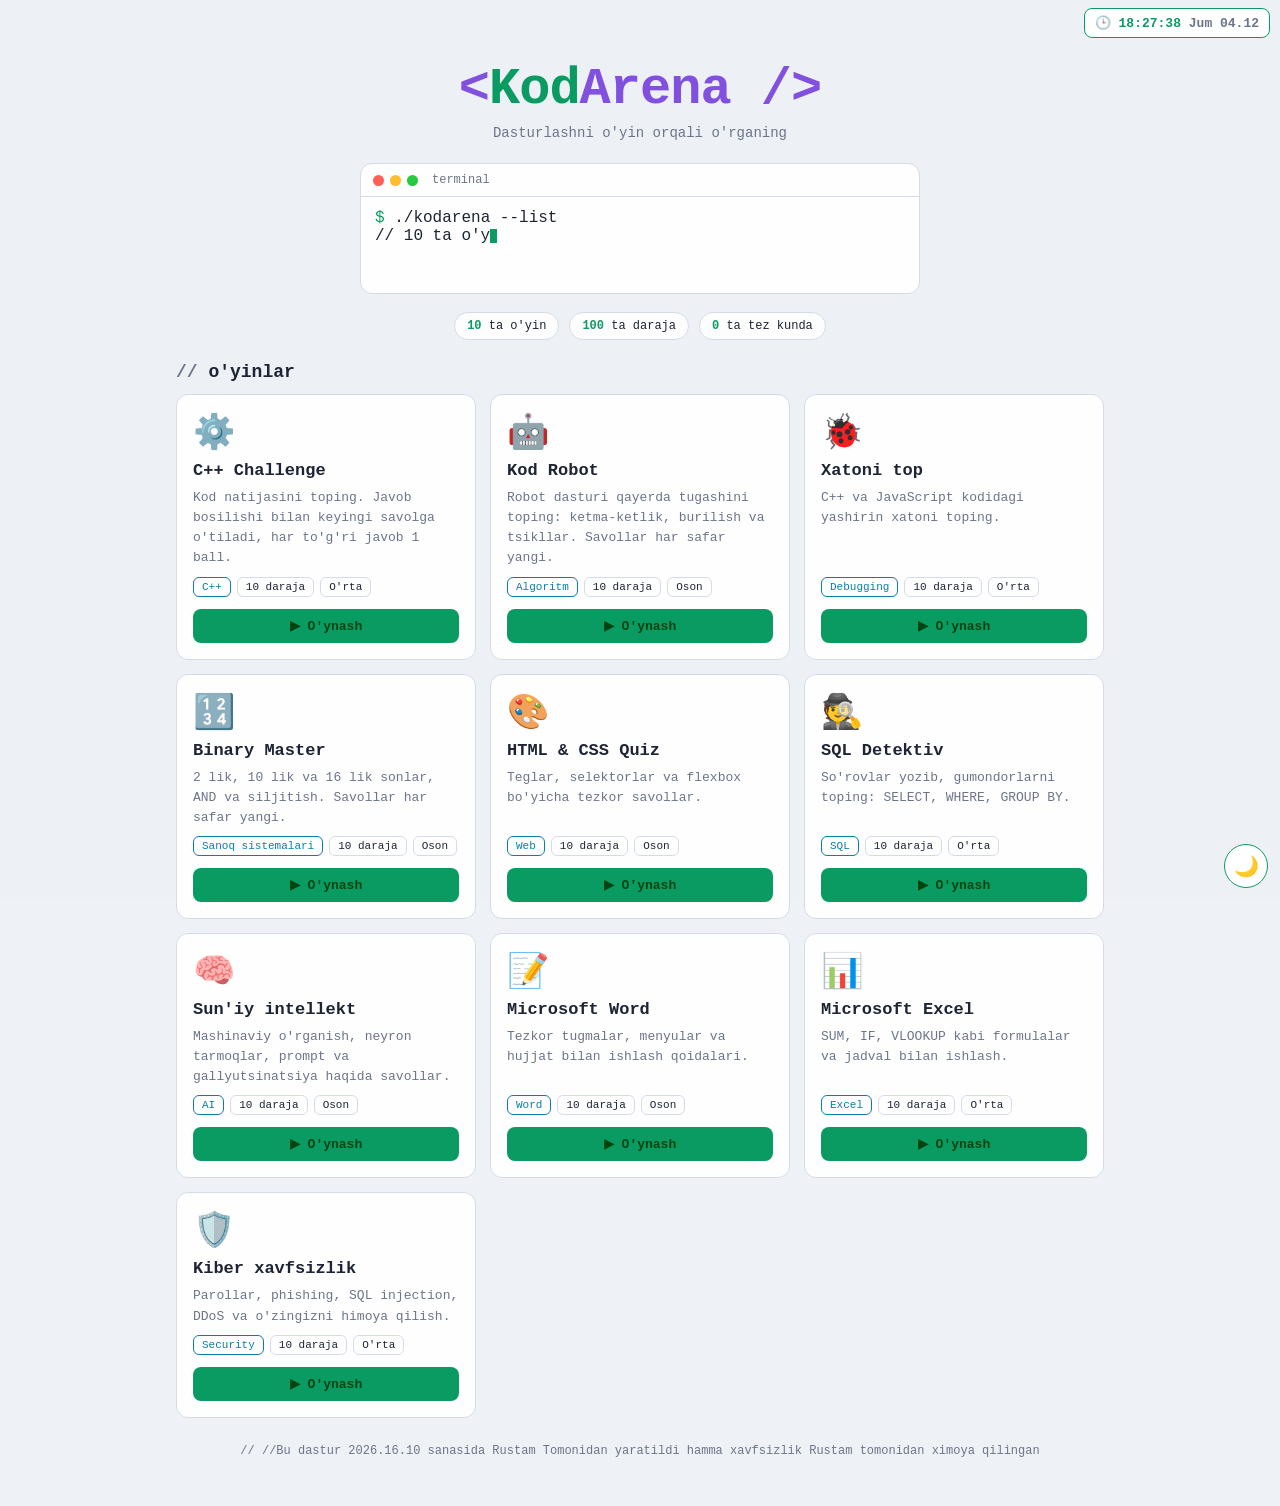
<file: index.html>
<!DOCTYPE html>
<html lang="uz">
<head>
<meta charset="utf-8">
<meta name="viewport" content="width=device-width, initial-scale=1, viewport-fit=cover">
<title>KodArena — dasturlashga doir mini-o'yinlar</title>
<link rel="stylesheet" href="style.css">
<script src="shared/theme.js"></script>
</head>
<body>
<canvas id="mx"></canvas>
<div id="clk"></div>
<main class="site">
  <header>
    <div class="logo">&lt;<b>Kod</b>Arena /&gt;</div>
    <p class="slogan">Dasturlashni o'yin orqali o'rganing</p>
  </header>

  <section class="term">
    <div class="bar"><i style="background:#ff5f56"></i><i style="background:#ffbd2e"></i><i style="background:#27c93f"></i><span>terminal</span></div>
    <pre id="typed"></pre>
  </section>

  <div class="stats" id="stats"></div>

  <h2><span class="cm">//</span> o'yinlar</h2>
  <div class="cards" id="cards"></div>

  <footer>
    <span class="cm">// //Bu dastur 2026.16.10 sanasida Rustam Tomonidan yaratildi
      hamma xavfsizlik Rustam tomonidan ximoya qilingan 
    </span>
  </footer>
</main>
<script src="script.js"></script>
</body>
</html>
</file>
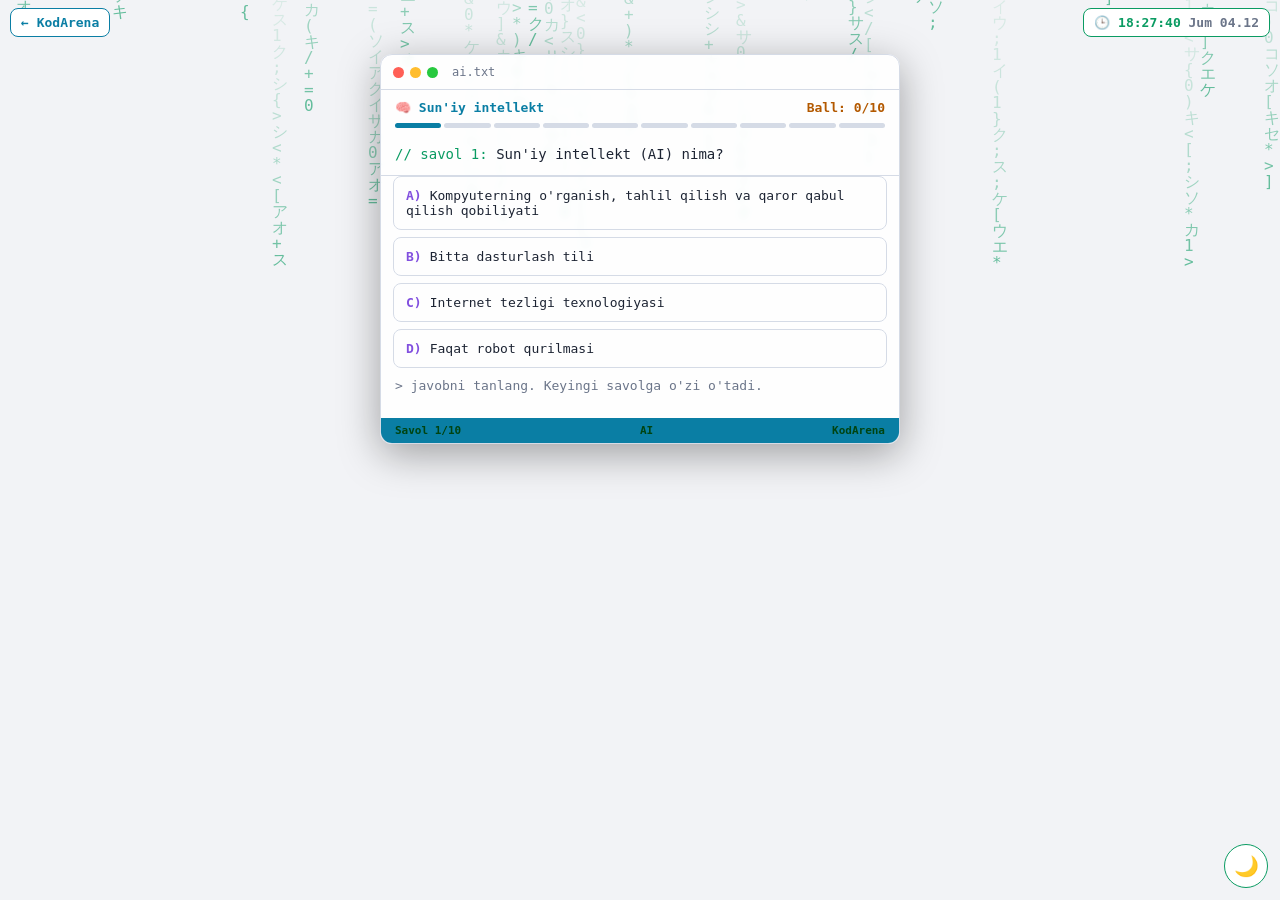
<file: games/ai-intellekt/index.html>
<!DOCTYPE html>
<html lang="uz">
<head>
<meta charset="utf-8">
<meta name="viewport" content="width=device-width, initial-scale=1, viewport-fit=cover">
<title>Sun'iy intellekt — KodArena</title>
<link rel="stylesheet" href="../../shared/quiz.css">
<script src="../../shared/theme.js"></script>
</head>
<body>
<a id="back" href="../../index.html">&larr; KodArena</a>
<canvas id="mx"></canvas>
<div id="clk"></div>
<div class="win">
  <div class="bar"><i style="background:#ff5f56"></i><i style="background:#ffbd2e"></i><i style="background:#27c93f"></i><span id="fname"></span></div>
  <div class="top"><span id="hp"><span id="gt"></span></span><span id="sc"></span></div>
  <div id="pg"></div>
  <div class="task" id="task"></div>
  <div class="ed" id="code"></div>
  <div id="opts"></div>
  <div id="msg"></div>
  <div class="st"><span id="lv"></span><span id="lang"></span><span>KodArena</span></div>
</div>
<script src="../../shared/fx.js"></script>
<script src="questions.js"></script>
<script src="../../shared/quiz.js"></script>
</body>
</html>
</file>
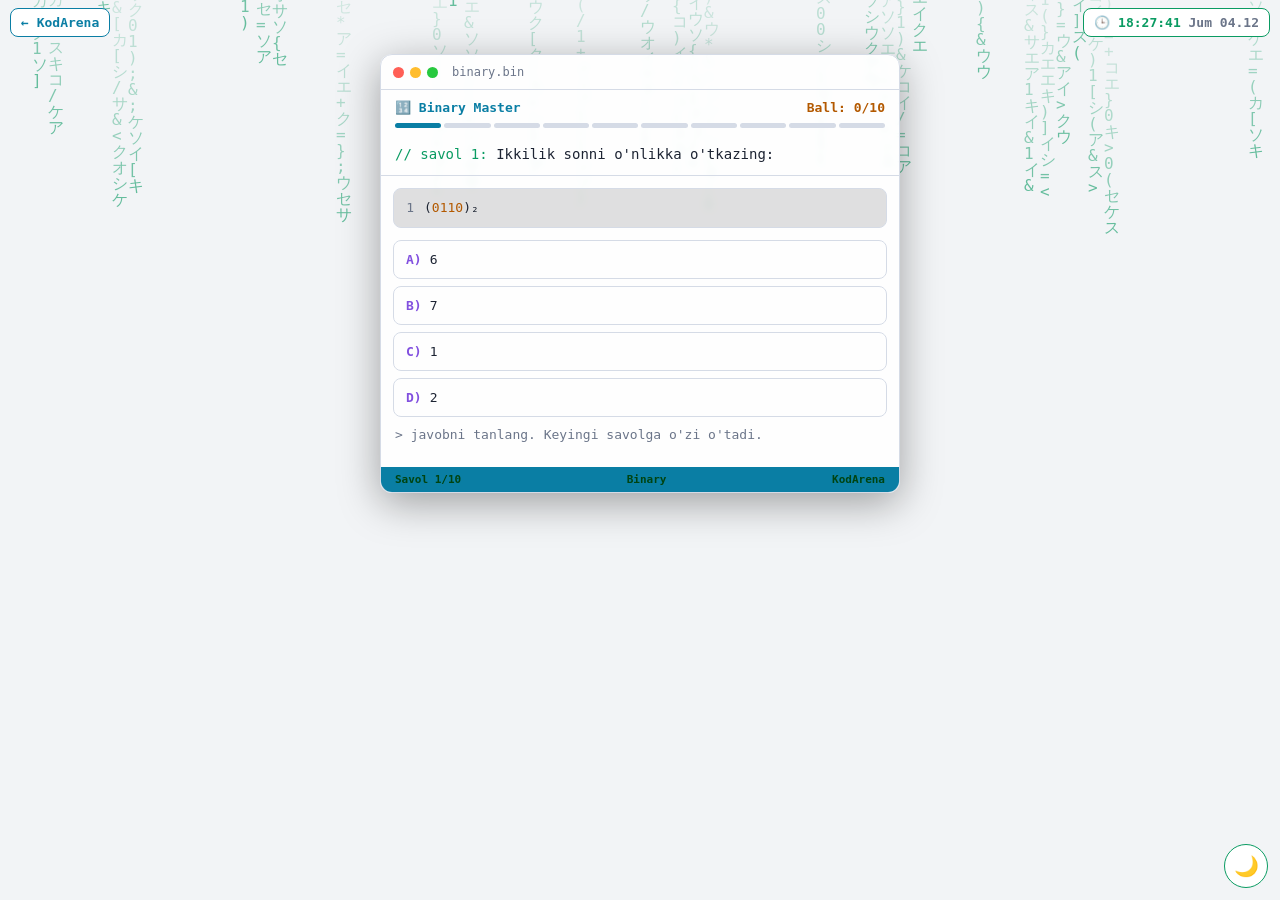
<file: games/binary-master/index.html>
<!DOCTYPE html>
<html lang="uz">
<head>
<meta charset="utf-8">
<meta name="viewport" content="width=device-width, initial-scale=1, viewport-fit=cover">
<title>Binary Master — KodArena</title>
<link rel="stylesheet" href="../../shared/quiz.css">
<script src="../../shared/theme.js"></script>
</head>
<body>
<a id="back" href="../../index.html">&larr; KodArena</a>
<canvas id="mx"></canvas>
<div id="clk"></div>
<div class="win">
  <div class="bar"><i style="background:#ff5f56"></i><i style="background:#ffbd2e"></i><i style="background:#27c93f"></i><span id="fname"></span></div>
  <div class="top"><span id="hp"><span id="gt"></span></span><span id="sc"></span></div>
  <div id="pg"></div>
  <div class="task" id="task"></div>
  <div class="ed" id="code"></div>
  <div id="opts"></div>
  <div id="msg"></div>
  <div class="st"><span id="lv"></span><span id="lang"></span><span>KodArena</span></div>
</div>
<script src="../../shared/fx.js"></script>
<script src="questions.js"></script>
<script src="../../shared/quiz.js"></script>
</body>
</html>
</file>
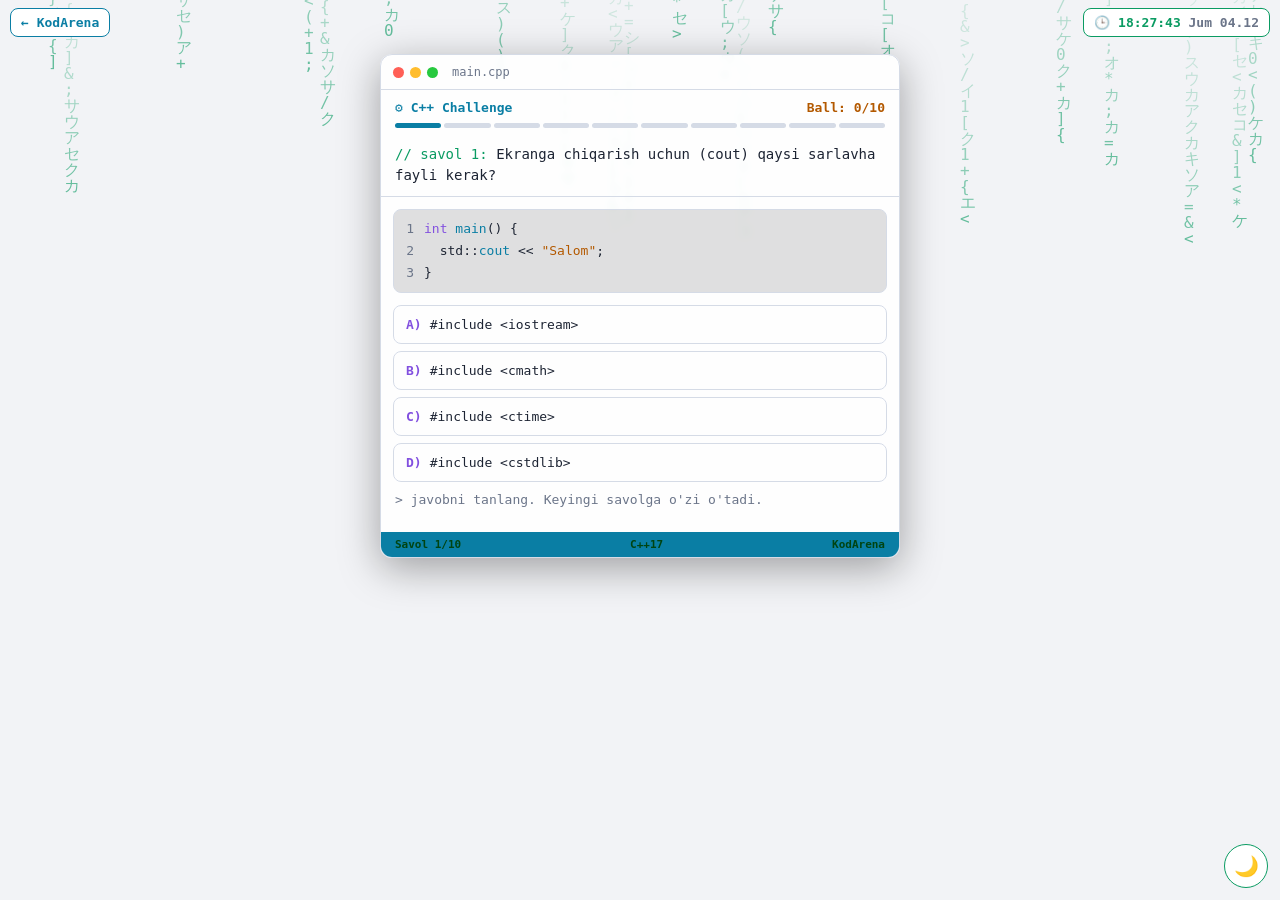
<file: games/cpp-challenge/index.html>
<!DOCTYPE html>
<html lang="uz">
<head>
<meta charset="utf-8">
<meta name="viewport" content="width=device-width, initial-scale=1, viewport-fit=cover">
<title>C++ Challenge — KodArena</title>
<link rel="stylesheet" href="../../shared/quiz.css">
<script src="../../shared/theme.js"></script>
</head>
<body>
<a id="back" href="../../index.html">&larr; KodArena</a>
<canvas id="mx"></canvas>
<div id="clk"></div>
<div class="win">
  <div class="bar"><i style="background:#ff5f56"></i><i style="background:#ffbd2e"></i><i style="background:#27c93f"></i><span id="fname"></span></div>
  <div class="top"><span id="hp"><span id="gt"></span></span><span id="sc"></span></div>
  <div id="pg"></div>
  <div class="task" id="task"></div>
  <div class="ed" id="code"></div>
  <div id="opts"></div>
  <div id="msg"></div>
  <div class="st"><span id="lv"></span><span id="lang"></span><span>KodArena</span></div>
</div>
<script src="../../shared/fx.js"></script>
<script src="questions.js"></script>
<script src="../../shared/quiz.js"></script>
</body>
</html>
</file>
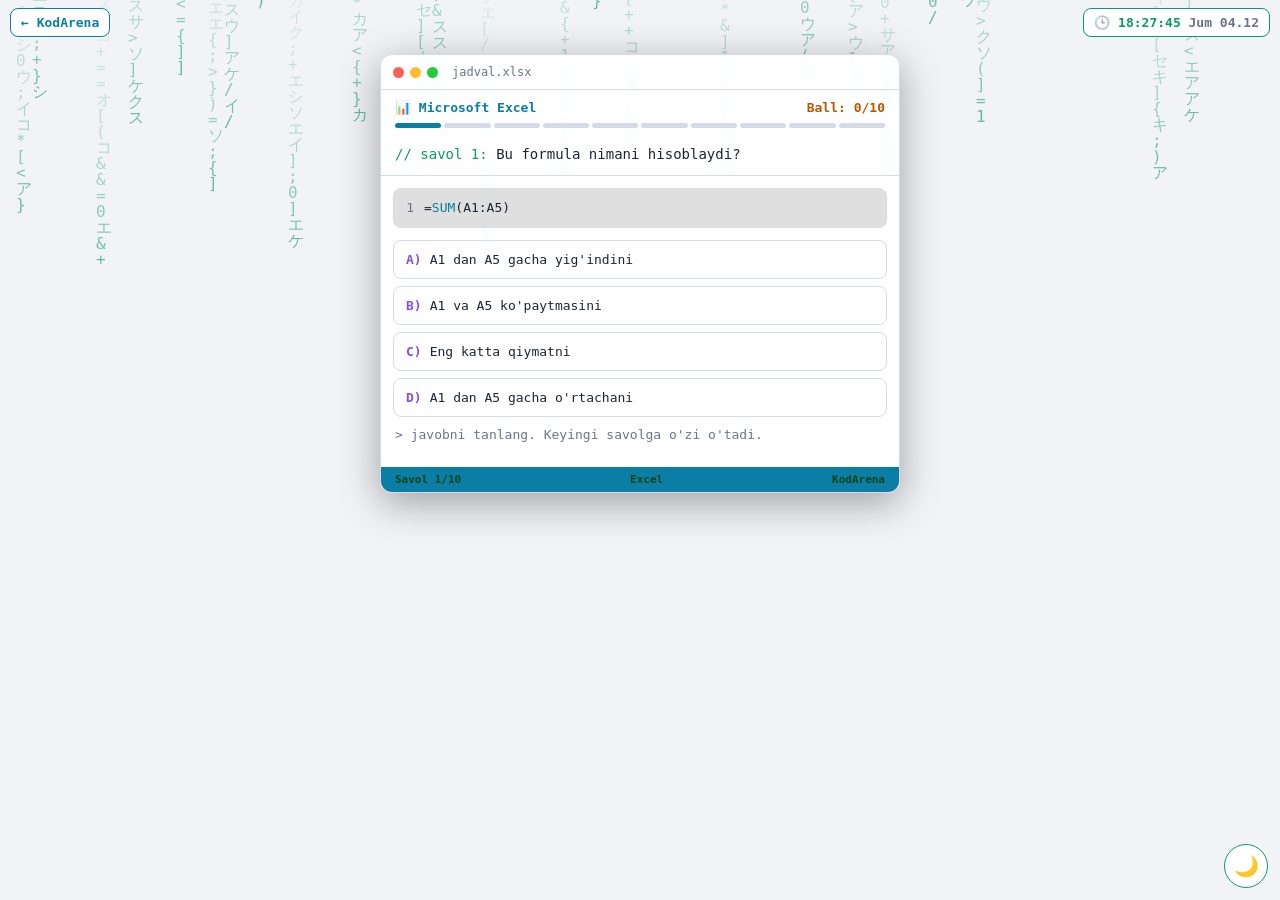
<file: games/excel-jadval/index.html>
<!DOCTYPE html>
<html lang="uz">
<head>
<meta charset="utf-8">
<meta name="viewport" content="width=device-width, initial-scale=1, viewport-fit=cover">
<title>Microsoft Excel — KodArena</title>
<link rel="stylesheet" href="../../shared/quiz.css">
<script src="../../shared/theme.js"></script>
</head>
<body>
<a id="back" href="../../index.html">&larr; KodArena</a>
<canvas id="mx"></canvas>
<div id="clk"></div>
<div class="win">
  <div class="bar"><i style="background:#ff5f56"></i><i style="background:#ffbd2e"></i><i style="background:#27c93f"></i><span id="fname"></span></div>
  <div class="top"><span id="hp"><span id="gt"></span></span><span id="sc"></span></div>
  <div id="pg"></div>
  <div class="task" id="task"></div>
  <div class="ed" id="code"></div>
  <div id="opts"></div>
  <div id="msg"></div>
  <div class="st"><span id="lv"></span><span id="lang"></span><span>KodArena</span></div>
</div>
<script src="../../shared/fx.js"></script>
<script src="questions.js"></script>
<script src="../../shared/quiz.js"></script>
</body>
</html>
</file>
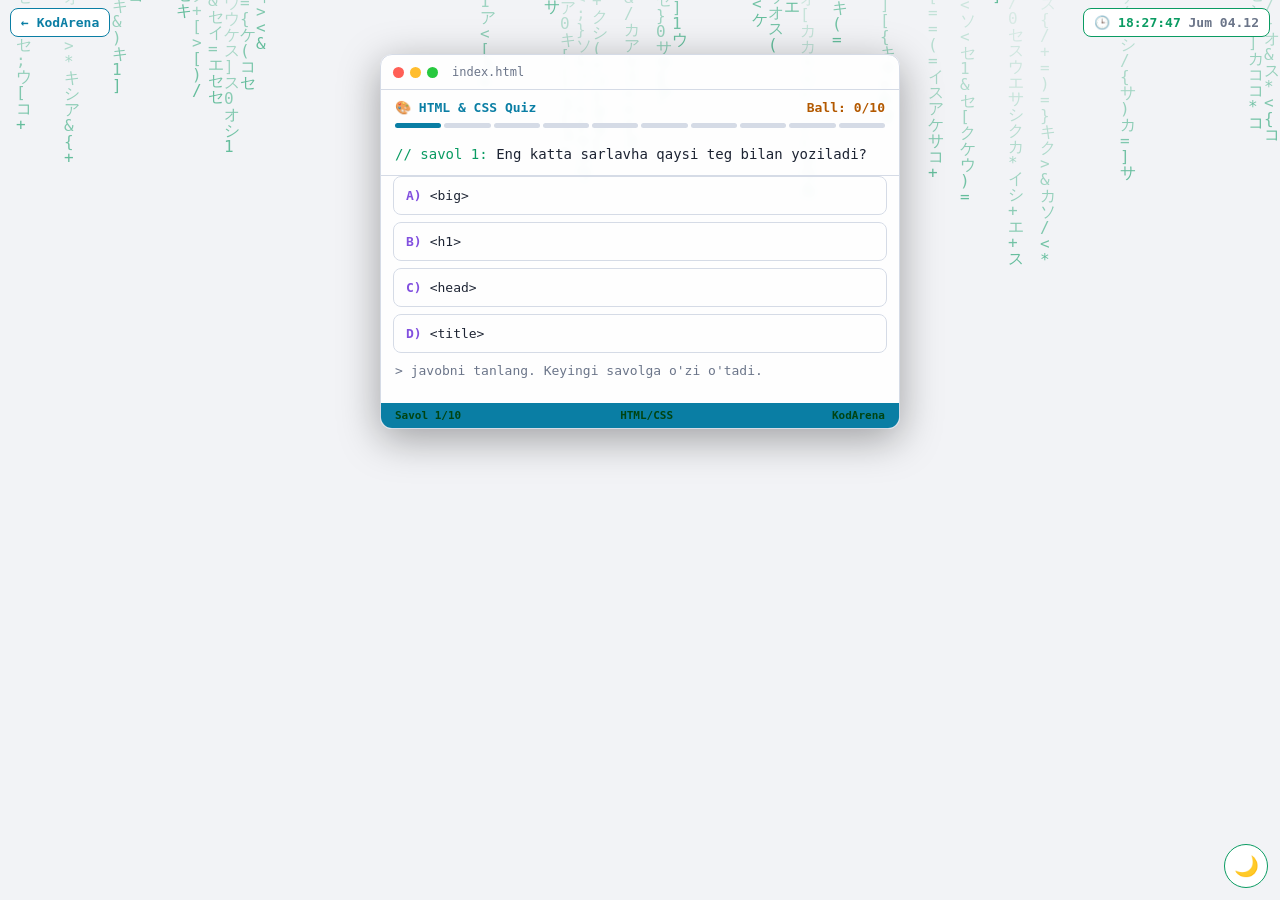
<file: games/html-css-quiz/index.html>
<!DOCTYPE html>
<html lang="uz">
<head>
<meta charset="utf-8">
<meta name="viewport" content="width=device-width, initial-scale=1, viewport-fit=cover">
<title>HTML & CSS Quiz — KodArena</title>
<link rel="stylesheet" href="../../shared/quiz.css">
<script src="../../shared/theme.js"></script>
</head>
<body>
<a id="back" href="../../index.html">&larr; KodArena</a>
<canvas id="mx"></canvas>
<div id="clk"></div>
<div class="win">
  <div class="bar"><i style="background:#ff5f56"></i><i style="background:#ffbd2e"></i><i style="background:#27c93f"></i><span id="fname"></span></div>
  <div class="top"><span id="hp"><span id="gt"></span></span><span id="sc"></span></div>
  <div id="pg"></div>
  <div class="task" id="task"></div>
  <div class="ed" id="code"></div>
  <div id="opts"></div>
  <div id="msg"></div>
  <div class="st"><span id="lv"></span><span id="lang"></span><span>KodArena</span></div>
</div>
<script src="../../shared/fx.js"></script>
<script src="questions.js"></script>
<script src="../../shared/quiz.js"></script>
</body>
</html>
</file>
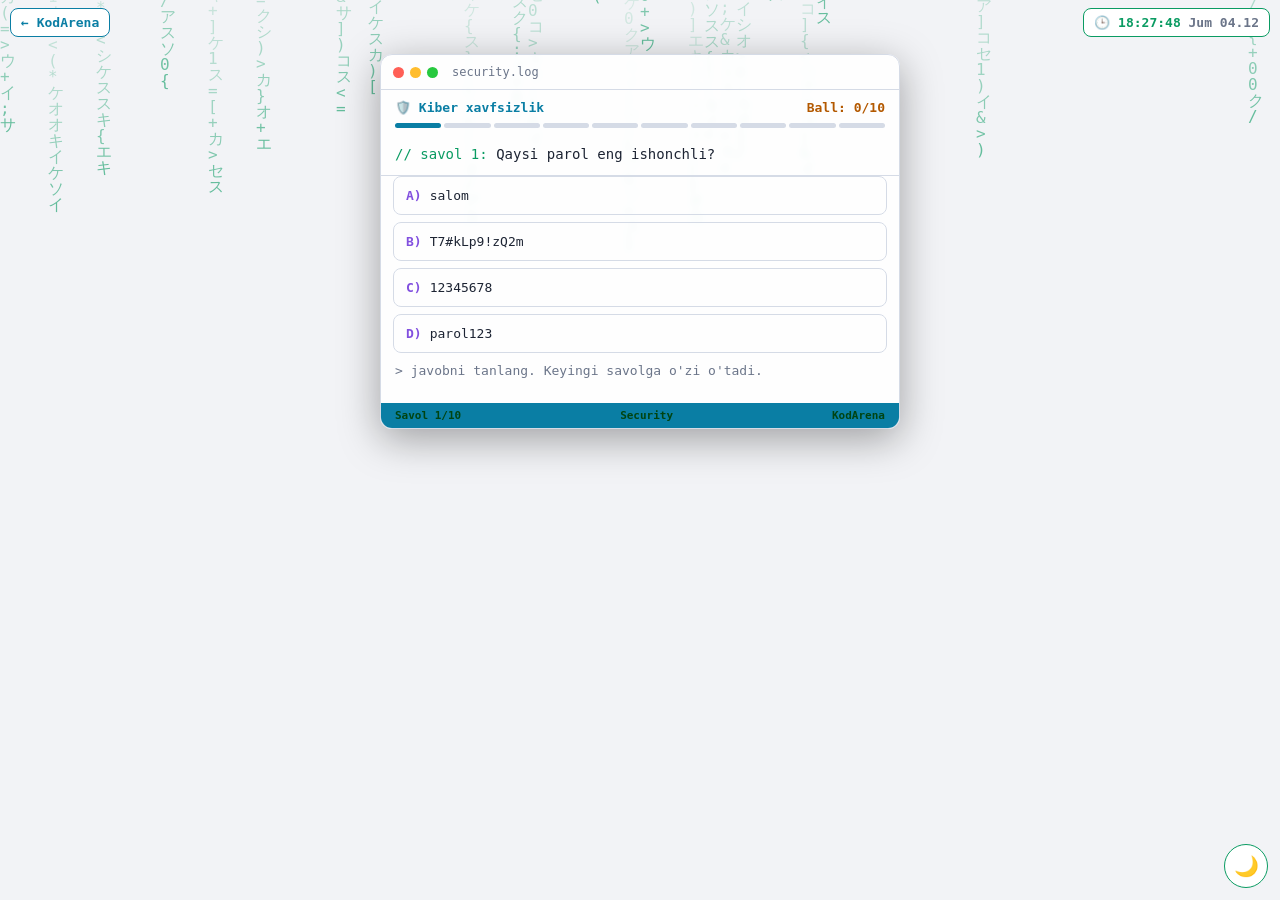
<file: games/kiber-xavfsizlik/index.html>
<!DOCTYPE html>
<html lang="uz">
<head>
<meta charset="utf-8">
<meta name="viewport" content="width=device-width, initial-scale=1, viewport-fit=cover">
<title>Kiber xavfsizlik — KodArena</title>
<link rel="stylesheet" href="../../shared/quiz.css">
<script src="../../shared/theme.js"></script>
</head>
<body>
<a id="back" href="../../index.html">&larr; KodArena</a>
<canvas id="mx"></canvas>
<div id="clk"></div>
<div class="win">
  <div class="bar"><i style="background:#ff5f56"></i><i style="background:#ffbd2e"></i><i style="background:#27c93f"></i><span id="fname"></span></div>
  <div class="top"><span id="hp"><span id="gt"></span></span><span id="sc"></span></div>
  <div id="pg"></div>
  <div class="task" id="task"></div>
  <div class="ed" id="code"></div>
  <div id="opts"></div>
  <div id="msg"></div>
  <div class="st"><span id="lv"></span><span id="lang"></span><span>KodArena</span></div>
</div>
<script src="../../shared/fx.js"></script>
<script src="questions.js"></script>
<script src="../../shared/quiz.js"></script>
</body>
</html>
</file>
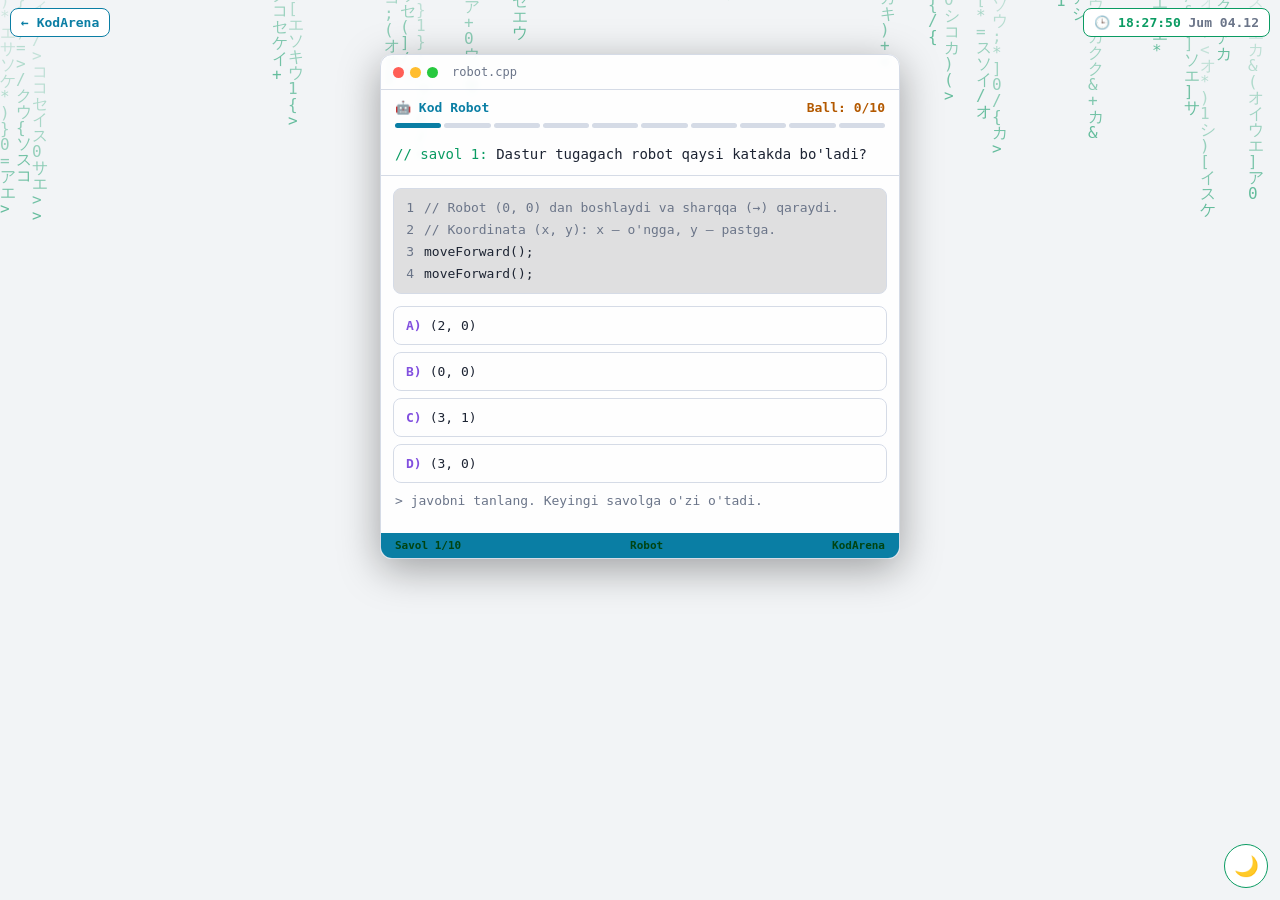
<file: games/kod-robot/index.html>
<!DOCTYPE html>
<html lang="uz">
<head>
<meta charset="utf-8">
<meta name="viewport" content="width=device-width, initial-scale=1, viewport-fit=cover">
<title>Kod Robot — KodArena</title>
<link rel="stylesheet" href="../../shared/quiz.css">
<script src="../../shared/theme.js"></script>
</head>
<body>
<a id="back" href="../../index.html">&larr; KodArena</a>
<canvas id="mx"></canvas>
<div id="clk"></div>
<div class="win">
  <div class="bar"><i style="background:#ff5f56"></i><i style="background:#ffbd2e"></i><i style="background:#27c93f"></i><span id="fname"></span></div>
  <div class="top"><span id="hp"><span id="gt"></span></span><span id="sc"></span></div>
  <div id="pg"></div>
  <div class="task" id="task"></div>
  <div class="ed" id="code"></div>
  <div id="opts"></div>
  <div id="msg"></div>
  <div class="st"><span id="lv"></span><span id="lang"></span><span>KodArena</span></div>
</div>
<script src="../../shared/fx.js"></script>
<script src="questions.js"></script>
<script src="../../shared/quiz.js"></script>
</body>
</html>
</file>
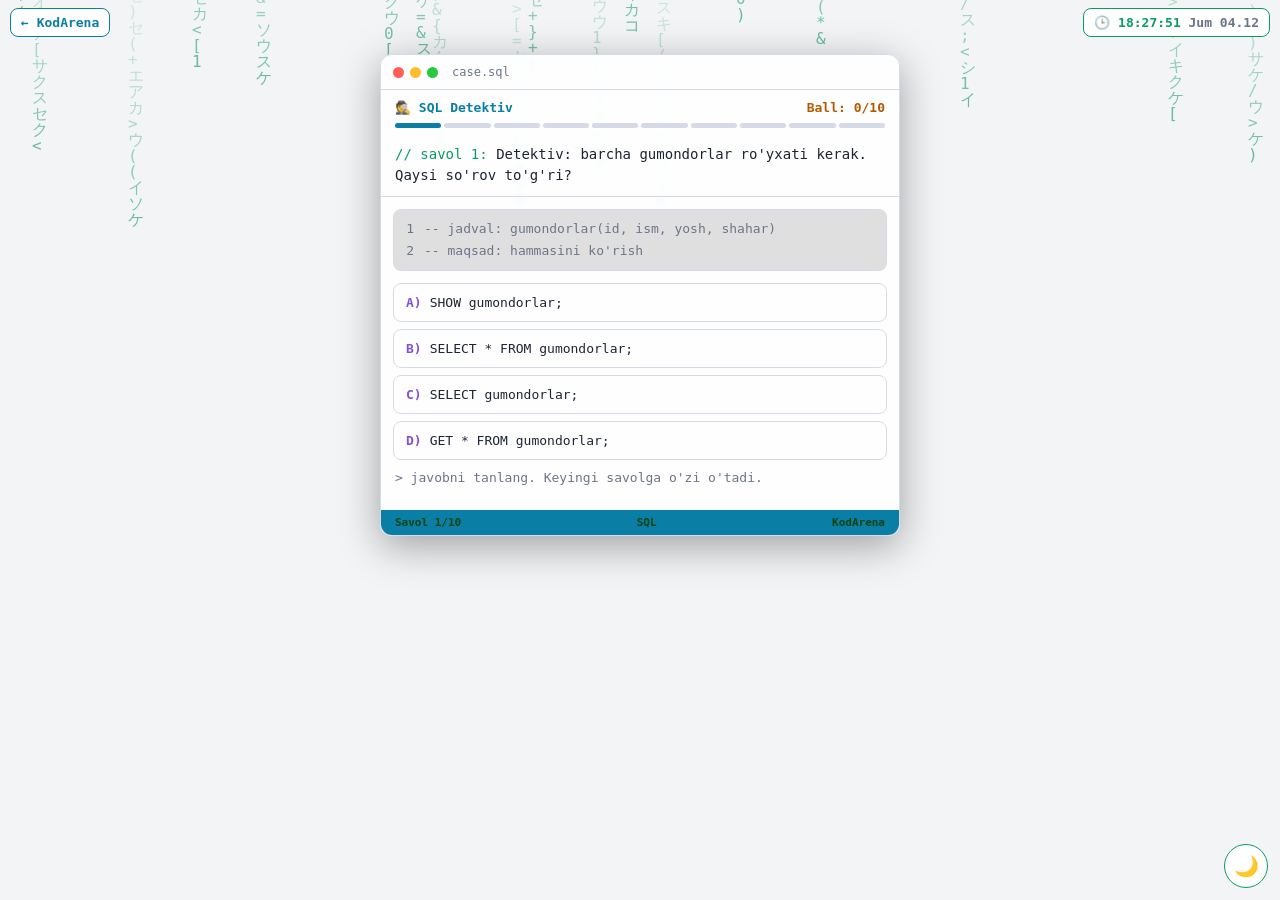
<file: games/sql-detektiv/index.html>
<!DOCTYPE html>
<html lang="uz">
<head>
<meta charset="utf-8">
<meta name="viewport" content="width=device-width, initial-scale=1, viewport-fit=cover">
<title>SQL Detektiv — KodArena</title>
<link rel="stylesheet" href="../../shared/quiz.css">
<script src="../../shared/theme.js"></script>
</head>
<body>
<a id="back" href="../../index.html">&larr; KodArena</a>
<canvas id="mx"></canvas>
<div id="clk"></div>
<div class="win">
  <div class="bar"><i style="background:#ff5f56"></i><i style="background:#ffbd2e"></i><i style="background:#27c93f"></i><span id="fname"></span></div>
  <div class="top"><span id="hp"><span id="gt"></span></span><span id="sc"></span></div>
  <div id="pg"></div>
  <div class="task" id="task"></div>
  <div class="ed" id="code"></div>
  <div id="opts"></div>
  <div id="msg"></div>
  <div class="st"><span id="lv"></span><span id="lang"></span><span>KodArena</span></div>
</div>
<script src="../../shared/fx.js"></script>
<script src="questions.js"></script>
<script src="../../shared/quiz.js"></script>
</body>
</html>
</file>
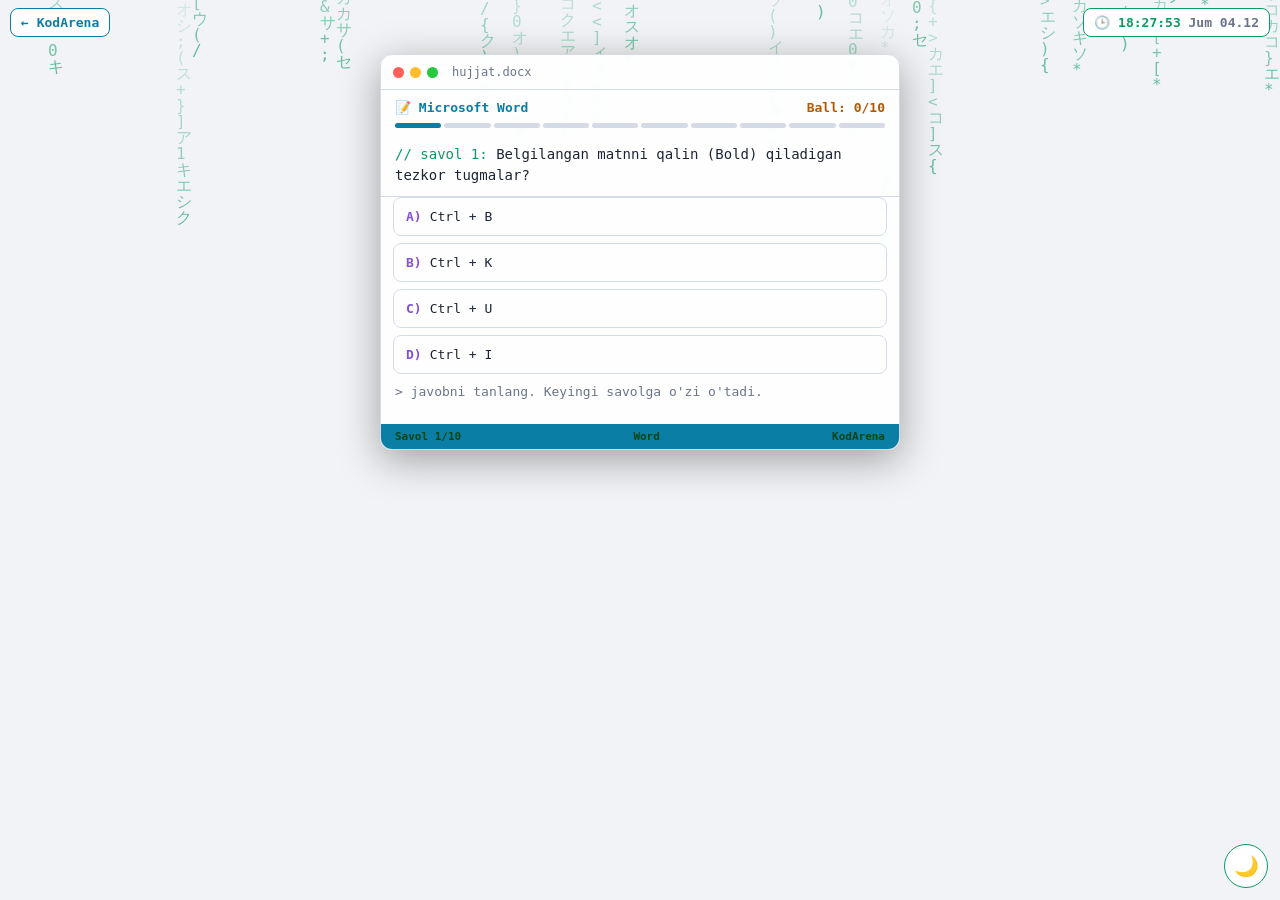
<file: games/word-hujjat/index.html>
<!DOCTYPE html>
<html lang="uz">
<head>
<meta charset="utf-8">
<meta name="viewport" content="width=device-width, initial-scale=1, viewport-fit=cover">
<title>Microsoft Word — KodArena</title>
<link rel="stylesheet" href="../../shared/quiz.css">
<script src="../../shared/theme.js"></script>
</head>
<body>
<a id="back" href="../../index.html">&larr; KodArena</a>
<canvas id="mx"></canvas>
<div id="clk"></div>
<div class="win">
  <div class="bar"><i style="background:#ff5f56"></i><i style="background:#ffbd2e"></i><i style="background:#27c93f"></i><span id="fname"></span></div>
  <div class="top"><span id="hp"><span id="gt"></span></span><span id="sc"></span></div>
  <div id="pg"></div>
  <div class="task" id="task"></div>
  <div class="ed" id="code"></div>
  <div id="opts"></div>
  <div id="msg"></div>
  <div class="st"><span id="lv"></span><span id="lang"></span><span>KodArena</span></div>
</div>
<script src="../../shared/fx.js"></script>
<script src="questions.js"></script>
<script src="../../shared/quiz.js"></script>
</body>
</html>
</file>
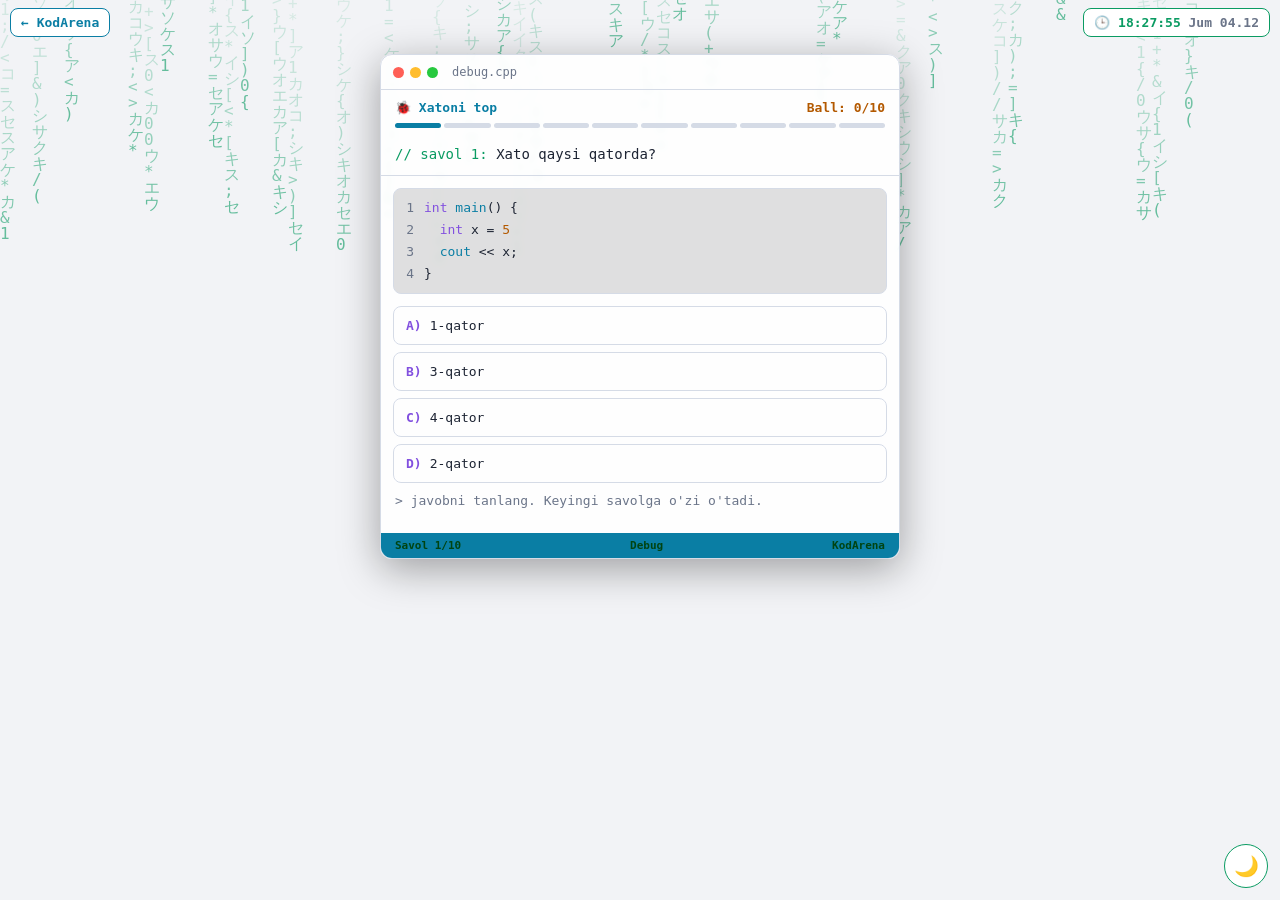
<file: games/xatoni-top/index.html>
<!DOCTYPE html>
<html lang="uz">
<head>
<meta charset="utf-8">
<meta name="viewport" content="width=device-width, initial-scale=1, viewport-fit=cover">
<title>Xatoni top — KodArena</title>
<link rel="stylesheet" href="../../shared/quiz.css">
<script src="../../shared/theme.js"></script>
</head>
<body>
<a id="back" href="../../index.html">&larr; KodArena</a>
<canvas id="mx"></canvas>
<div id="clk"></div>
<div class="win">
  <div class="bar"><i style="background:#ff5f56"></i><i style="background:#ffbd2e"></i><i style="background:#27c93f"></i><span id="fname"></span></div>
  <div class="top"><span id="hp"><span id="gt"></span></span><span id="sc"></span></div>
  <div id="pg"></div>
  <div class="task" id="task"></div>
  <div class="ed" id="code"></div>
  <div id="opts"></div>
  <div id="msg"></div>
  <div class="st"><span id="lv"></span><span id="lang"></span><span>KodArena</span></div>
</div>
<script src="../../shared/fx.js"></script>
<script src="questions.js"></script>
<script src="../../shared/quiz.js"></script>
</body>
</html>
</file>
<file: style.css>
:root{--bg:#eef1f6;--pan:#fff;--ln:#d5dbe6;--tx:#1d2433;--mu:#6b7589;--gr:#0a9b62;--cy:#0a7ea4;--pu:#8250df;--or:#b35900;--rd:#cf222e;--glow:0 0 0 transparent;box-sizing:border-box;padding-top:env(safe-area-inset-top,0px);padding-bottom:env(safe-area-inset-bottom,0px)}
@media (prefers-color-scheme:dark){:root:not([data-theme="light"]){--bg:#070a10;--pan:#0f1420;--ln:#1d2535;--tx:#cdd6e6;--mu:#6c788f;--gr:#3dffa2;--cy:#4dd8ff;--pu:#c792ea;--or:#ffb86b;--rd:#ff5f6d;--glow:0 0 12px}}
:root[data-theme="dark"]{--bg:#070a10;--pan:#0f1420;--ln:#1d2535;--tx:#cdd6e6;--mu:#6c788f;--gr:#3dffa2;--cy:#4dd8ff;--pu:#c792ea;--or:#ffb86b;--rd:#ff5f6d;--glow:0 0 12px}
html{scroll-padding-top:env(safe-area-inset-top,0px)}
*{box-sizing:border-box}
body{margin:0;background:var(--bg);color:var(--tx);font-family:ui-monospace,"SF Mono","JetBrains Mono",Menlo,Consolas,monospace;display:flex;justify-content:center}
#mx{position:fixed;inset:0;width:100%;height:100%;z-index:0;opacity:.55}
#clk{position:fixed;top:calc(env(safe-area-inset-top,0px) + 8px);right:10px;z-index:2;padding:6px 10px;border:1px solid var(--gr);border-radius:8px;background:var(--pan);color:var(--gr);font-size:13px;font-weight:700;text-shadow:var(--glow) var(--gr);box-shadow:var(--glow) var(--gr)}
.site{position:relative;z-index:1;width:100%;max-width:960px;padding:60px 16px 30px}
header{text-align:center;margin-bottom:22px}
.logo{font-size:clamp(30px,7vw,52px);font-weight:800;letter-spacing:-1px;color:var(--pu);text-shadow:var(--glow) var(--pu)}
.logo b{color:var(--gr);text-shadow:var(--glow) var(--gr)}
.slogan{color:var(--mu);margin:6px 0 0;font-size:14px}
.term{max-width:560px;margin:0 auto 18px;background:color-mix(in srgb,var(--pan) 90%,transparent);backdrop-filter:blur(3px);border:1px solid var(--ln);border-radius:12px;overflow:hidden}
.bar{display:flex;align-items:center;gap:6px;padding:9px 12px;border-bottom:1px solid var(--ln);font-size:12px;color:var(--mu)}
.bar i{width:11px;height:11px;border-radius:50%;display:inline-block}
.bar span{margin-left:8px}
pre{margin:0;padding:12px 14px;font:13px/1.7 inherit;font-family:inherit;min-height:96px;white-space:pre-wrap;color:var(--tx)}
.g{color:var(--gr)}.c{color:var(--cy)}.p{color:var(--pu)}.cm{color:var(--mu)}
.cur{display:inline-block;width:7px;height:14px;background:var(--gr);vertical-align:middle;animation:b 1s infinite}
@keyframes b{50%{opacity:0}}
.stats{display:flex;justify-content:center;gap:10px;flex-wrap:wrap;margin-bottom:22px}
.stats span{padding:6px 12px;border:1px solid var(--ln);border-radius:20px;font-size:12px;background:color-mix(in srgb,var(--pan) 85%,transparent)}
.stats b{color:var(--gr)}
h2{font-size:18px;margin:0 0 12px}
.cards{display:grid;grid-template-columns:repeat(auto-fill,minmax(250px,1fr));gap:14px}
.card{display:flex;flex-direction:column;gap:8px;padding:16px;border:1px solid var(--ln);border-radius:12px;background:color-mix(in srgb,var(--pan) 90%,transparent);backdrop-filter:blur(3px);color:var(--tx);text-decoration:none;transition:transform .15s,border-color .15s,box-shadow .15s}
a.card:hover{transform:translateY(-4px);border-color:var(--cy);box-shadow:var(--glow) var(--cy)}
.card .ic{font-size:34px}
.card h3{margin:0;font-size:17px}
.card p{margin:0;font-size:13px;line-height:1.55;color:var(--mu);flex:1}
.meta{display:flex;gap:6px;flex-wrap:wrap;font-size:11px}
.meta span{padding:3px 8px;border-radius:6px;border:1px solid var(--ln)}
.meta .t{color:var(--cy);border-color:var(--cy)}
.go{margin-top:4px;padding:9px;text-align:center;border-radius:8px;background:var(--gr);color:#041;font-weight:700;font-size:13px}
.card.soon{opacity:.6;border-style:dashed}
.card.soon .go{background:transparent;border:1px dashed var(--mu);color:var(--mu)}
footer{margin-top:26px;text-align:center;font-size:12px}
</file>
<file: shared/quiz.css>
:root{--bg:#eef1f6;--pan:#fff;--ln:#d5dbe6;--tx:#1d2433;--mu:#6b7589;--gr:#0a9b62;--cy:#0a7ea4;--pu:#8250df;--or:#b35900;--rd:#cf222e;--glow:0 0 0 transparent;box-sizing:border-box;padding-top:env(safe-area-inset-top,0px);padding-bottom:env(safe-area-inset-bottom,0px)}
@media (prefers-color-scheme:dark){:root:not([data-theme="light"]){--bg:#070a10;--pan:#0f1420;--ln:#1d2535;--tx:#cdd6e6;--mu:#6c788f;--gr:#3dffa2;--cy:#4dd8ff;--pu:#c792ea;--or:#ffb86b;--rd:#ff5f6d;--glow:0 0 10px}}
:root[data-theme="dark"]{--bg:#070a10;--pan:#0f1420;--ln:#1d2535;--tx:#cdd6e6;--mu:#6c788f;--gr:#3dffa2;--cy:#4dd8ff;--pu:#c792ea;--or:#ffb86b;--rd:#ff5f6d;--glow:0 0 10px}
html{scroll-padding-top:env(safe-area-inset-top,0px)}
*{box-sizing:border-box}
body{margin:0;background:var(--bg);color:var(--tx);font-family:ui-monospace,"SF Mono","JetBrains Mono",Menlo,Consolas,monospace;display:flex;justify-content:center}
#mx{position:fixed;inset:0;width:100%;height:100%;z-index:0;opacity:.6}
#clk{position:fixed;top:calc(env(safe-area-inset-top,0px) + 8px);right:10px;z-index:2;padding:6px 10px;border:1px solid var(--gr);border-radius:8px;background:var(--pan);color:var(--gr);font-size:13px;font-weight:700;text-shadow:var(--glow) var(--gr);box-shadow:var(--glow) var(--gr)}
.win{position:relative;z-index:1;width:100%;max-width:520px;margin:54px 14px 14px;background:color-mix(in srgb,var(--pan) 90%,transparent);backdrop-filter:blur(3px);border:1px solid var(--ln);border-radius:12px;overflow:hidden;box-shadow:0 10px 40px rgba(0,0,0,.35)}
.bar{display:flex;align-items:center;gap:6px;padding:10px 12px;border-bottom:1px solid var(--ln);font-size:12px;color:var(--mu)}
.bar i{width:11px;height:11px;border-radius:50%;display:inline-block}
.bar span{margin-left:8px}
.top{display:flex;justify-content:space-between;padding:10px 14px 4px;font-size:13px;font-weight:700}
#hp{color:var(--rd)}#sc{color:var(--or)}
#pg{display:flex;gap:3px;padding:4px 14px 8px}
#pg i{flex:1;height:5px;border-radius:3px;background:var(--ln)}
#pg i.d{background:var(--gr);box-shadow:var(--glow) var(--gr)}
#pg i.c{background:var(--cy)}
.task{padding:8px 14px 10px;font-size:14px;line-height:1.5;border-bottom:1px solid var(--ln)}
.task em{color:var(--gr);font-style:normal}
.ed{margin:12px;border:1px solid var(--ln);border-radius:8px;padding:8px 0;font-size:13px;line-height:1.7;background:rgba(0,0,0,.12);overflow-x:auto}
.ln{display:flex;white-space:pre}
.ln b{width:30px;text-align:right;padding-right:10px;color:var(--mu);font-weight:400;flex:none}
.kw{color:var(--pu)}.fn{color:var(--cy)}.nu{color:var(--or)}.cm{color:var(--mu)}.pp{color:var(--rd)}.st2{color:var(--or)}
#opts{padding:0 12px;display:grid;gap:7px}
button{font:inherit;cursor:pointer}
.o{text-align:left;padding:11px 12px;border:1px solid var(--ln);border-radius:8px;background:transparent;color:var(--tx);font-size:13px}
.o:hover:not(:disabled){border-color:var(--cy);color:var(--cy)}
.o b{color:var(--pu);margin-right:8px}
.o.ok{border-color:var(--gr);color:var(--gr);box-shadow:var(--glow) var(--gr)}
.o.bad{border-color:var(--rd);color:var(--rd);opacity:.7}
.o:disabled{cursor:default}
.run{display:flex;gap:6px;padding:10px 12px 2px}
.run button{padding:10px;border-radius:8px;font-weight:700;border:1px solid;background:transparent}
#hint{flex:1;color:var(--or);border-color:var(--or)}
#nx{flex:2;background:var(--gr);color:#041;border-color:var(--gr);box-shadow:var(--glow) var(--gr);display:none}
#msg{padding:8px 14px;min-height:50px;font-size:13px;line-height:1.55}
.ok2{color:var(--gr)}.er{color:var(--rd)}
.st{display:flex;justify-content:space-between;padding:6px 14px;background:var(--cy);color:#041;font-size:11px;font-weight:700}

#back{position:fixed;top:calc(env(safe-area-inset-top,0px) + 8px);left:10px;z-index:2;padding:6px 10px;border:1px solid var(--cy);border-radius:8px;background:var(--pan);color:var(--cy);font-size:13px;font-weight:700;text-decoration:none}
#back:hover{box-shadow:var(--glow) var(--cy)}
.sk{margin-top:6px;background:transparent;border:1px solid var(--cy);color:var(--cy);border-radius:6px;padding:5px 10px;font:inherit;font-size:12px;cursor:pointer}
#hp{color:var(--cy)}
#pg i.x{background:var(--rd)}
</file>
